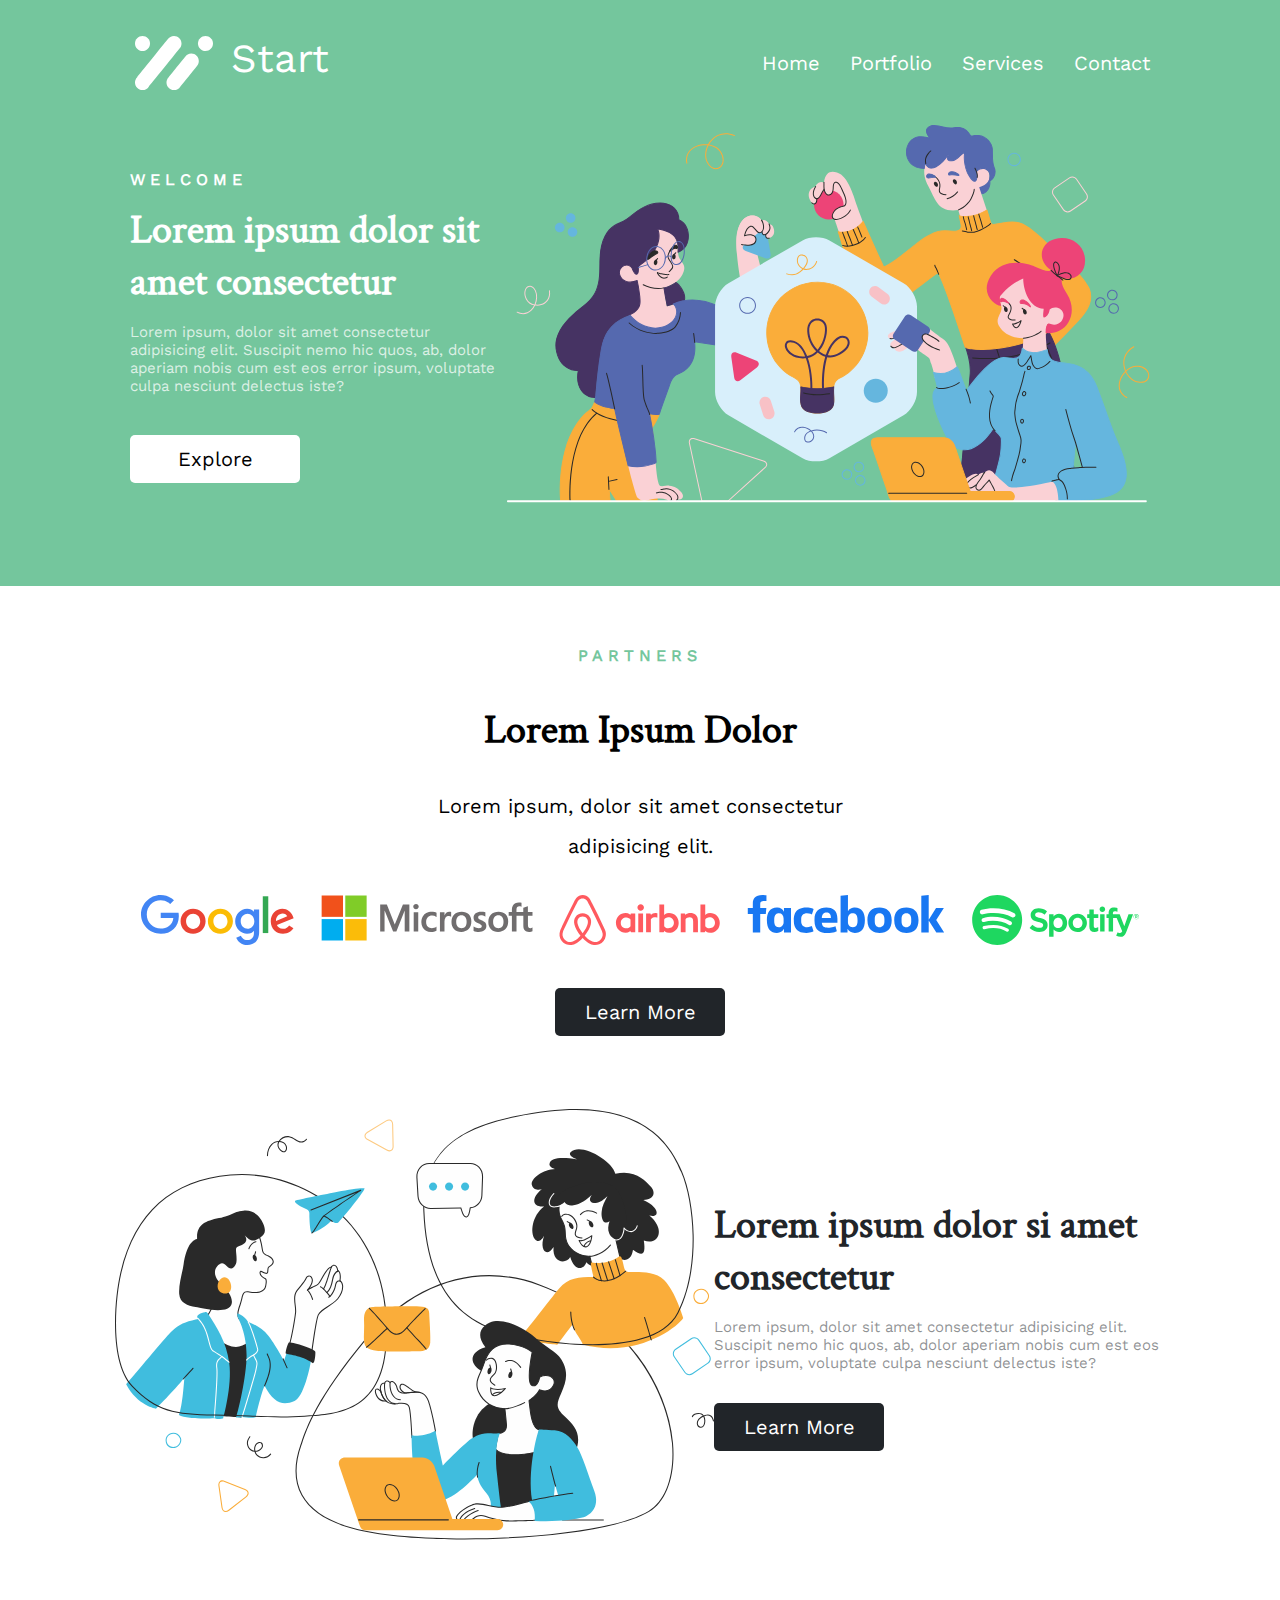
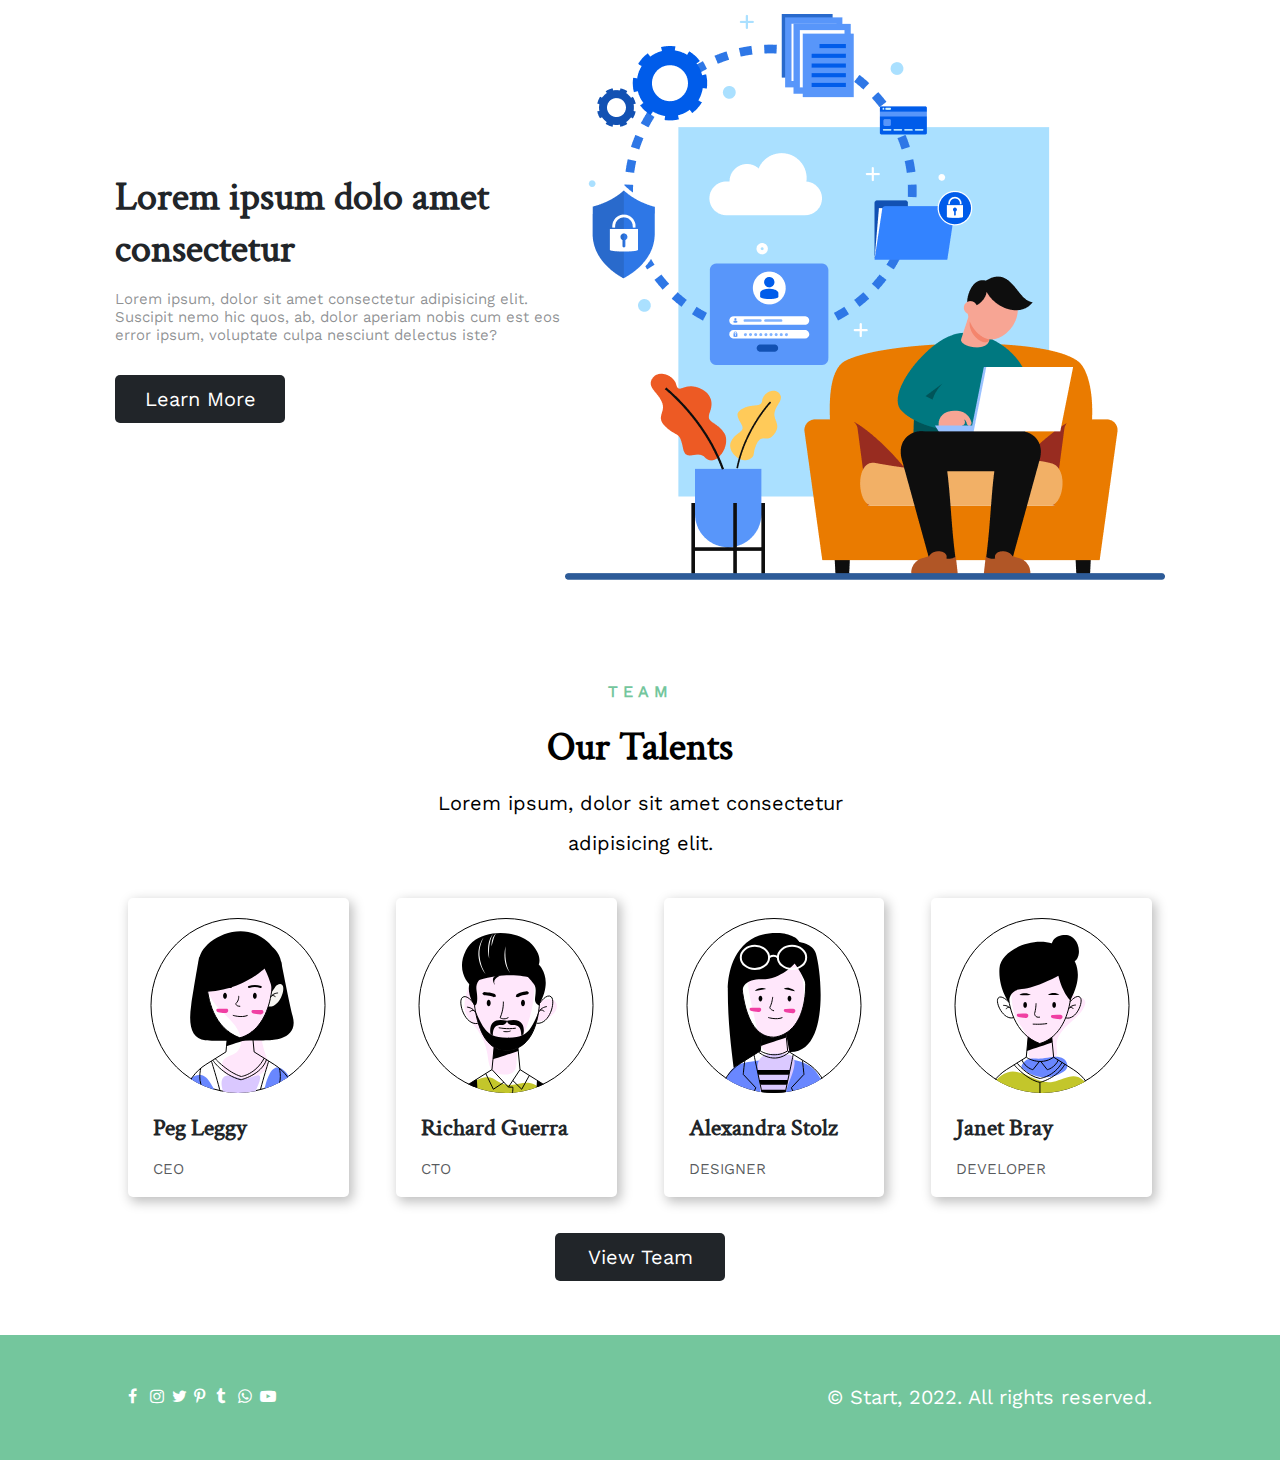
<file: index.html>
<!DOCTYPE html>
<html>
<head>
    <meta charset="UTF-8" />
    <meta name="viewport" content="width=device-width, initial-scale=1.0">
    <title>memarryen homework Full Full</title>
    <link rel="stylesheet" href="css/full_web.css">
    <link rel="stylesheet" href="css/media.css">
    <link rel="stylesheet" href="https://cdnjs.cloudflare.com/ajax/libs/font-awesome/4.7.0/css/font-awesome.min.css">
</head>
<body>
   <header>
        <nav class="nav-in-header">
            <div class="leftdiv-in-nav">
                <img src="images/logo.svg" class="logo-in-nav">
                <a href="index.html" class="web-name-a"><h3 class="webname-in-nav">start</h3></a>
            </div>
            <div class="rightdiv-in-nav">
                <ul class="ul-in-nav">
                    <li class="li-in-nav"><a href="index.html" class="a-in-headernav">home</a></li>
                    <li class="li-in-nav"><a href="portfolio.html" class="a-in-headernav">portfolio</a></li>
                    <li class="li-in-nav"><a href="plans.html" class="a-in-headernav">services</a></li>
                    <li class="li-in-nav" style="margin-right: 0;" important!><a href="contact.html" class="a-in-headernav">contact</a></li>
                </ul>
                <img src="images/lines.svg" style="display: none;" class="line-imgs">
            </div>
        </nav>
    </header>
    <section class="header-section">
        <div class="leftdiv-in-headerdiv">
            <h6 class="text1-in-headerdiv">welcome</h6>
            <h3 class="text2-in-headerdiv">Lorem ipsum dolor sit amet consectetur</h3>
            <p class="text3-in-headerdiv">Lorem ipsum, dolor sit amet consectetur adipisicing 
                elit. Suscipit nemo hic quos, ab, dolor aperiam nobis 
                cum est eos error ipsum, voluptate culpa nesciunt 
                delectus iste?</p>
            <button class="button-in-headerdiv"><a href="#" class="a-in-headerdiv">explore</a></button>
        </div>
        <img src="images/Group.svg" class="img-in-header">
    </section>
    <section class="section-1">
        <h1 class="text1-in-section1">partners</h1>
        <h3 class="text2-in-section1">Lorem Ipsum Dolor</h3>
        <p class="text3-in-section1">Lorem ipsum, dolor sit amet consectetur<br><br>
            adipisicing elit.</p>
        <div class="logos-in-section1">
            <a href="https://www.google.com" target="_blank" class="a-in-section1"><img src="images/google.svg" class="logoimg-in-section1"></a>
            <a href="https://www.microsoft.com/en-us/?ql=3" target="_blank" class="a-in-section1"><img src="images/microsoft.svg" class="logoimg-in-section1"></a>
            <a href="https://www.airbnb.com" target="_blank" class="a-in-section1"><img src="images/airbnb.svg" class="logoimg-in-section1"></a>
            <a href="https://www.facebook.com" target="_blank" class="a-in-section1"><img src="images/facebook.svg" class="logoimg-in-section1"></a>
            <a href="https://open.spotify.com" target="_blank" class="a-in-section1"><img src="images/spotify.svg" class="logoimg-in-section1"></a>
        </div>
        <button class="button-in-section1">
            <a href="#" class="a-in-button-section1">learn more</a>
        </button>
   </section>
   <section class="section-2">
        <img src="images/group2.svg" class="img-in-section2">
        <div class="rightdiv-in-section2">
            <h3 class="text1-in-section2">Lorem ipsum dolor si
                amet consectetur</h3>
            <p class="text2-in-section2">Lorem ipsum, dolor sit amet consectetur adipisicing elit.
                Suscipit nemo hic quos, ab, dolor aperiam nobis cum est eos
                error ipsum, voluptate culpa nesciunt delectus iste?</p>
            <button class="button-in-section2">
                <a href="#" class="a-in-button-section2">learn more</a>
            </button>
        </div>
   </section>
   <section class="section-3">
        <div class="leftdiv-in-section3">
            <h3 class="text1-in-section3">Lorem ipsum dolo
                amet consectetur</h3>
            <p class="text2-in-section3">Lorem ipsum, dolor sit amet consectetur adipisicing elit.
                Suscipit nemo hic quos, ab, dolor aperiam nobis cum est eos
                error ipsum, voluptate culpa nesciunt delectus iste?</p>
            <button class="button-in-section3">
                <a href="#" class="a-in-button-section3">learn more</a>
            </button>
        </div>
        <img src="images/man.png" class="img-in-section3">
    </section>
    <section class="section-4">
        <h1 class="text1-in-section4">team</h1>
        <h3 class="text2-in-section4">Our Talents</h3>
        <p class="text3-in-section4">Lorem ipsum, dolor sit amet consectetur<br><br>
            adipisicing elit.</p>
        <div class="persons-in-section4">
            <div class="person-section4">
                <img src="images/peggy.svg" class="persons-img-section4">
                <p class="persons-name-section4">peg leggy</p>
                <p class="persons-position-section4">ceo</p>
            </div>
            <div class="person-section4">
                <img src="images/richard.svg" class="persons-img-section4">
                <p class="persons-name-section4">richard guerra</p>
                <p class="persons-position-section4">cto</p>
            </div>
            <div class="person-section4">
                <img src="images/alexandra.svg" class="persons-img-section4">
                <p class="persons-name-section4">alexandra stolz</p>
                <p class="persons-position-section4">designer</p>
            </div>
            <div style="margin: 0;" class="person-section4">
                <img src="images/janet.svg" class="persons-img-section4">
                <p class="persons-name-section4">janet bray</p>
                <p class="persons-position-section4">developer</p>
            </div>
        </div>
        <button class="button-in-section4">
            <a href="#" class="a-in-button-section4">view team</a>
        </button>
    </section>
    <footer>
        <div class="div-in-footer">
            <div class="leftdiv-in-footer">
                <a href="https://www.facebook.com" target="_blank"><i class="fa fa-facebook"></i></a>
                <a href="https://www.instagram.com/" target="_blank"><i class="fa fa-instagram"></i></a>
                <a href="https://twitter.com/?lang=en" target="_blank"><i class="fa fa-twitter"></i></a>
                <a href="https://www.pinterest.com/" target="_blank"><i class="fa fa-pinterest-p"></i></a>
                <a href="https://www.tiktok.com/" target="_blank"><i class="fa fa-tumblr"></i></a>
                <a href="https://www.whatsapp.com/" target="_blank"><i class="fa fa-whatsapp"></i></a>
                <a href="https://www.youtube.com/" target="_blank"><i class="fa fa-youtube-play"></i></a>
            </div>
            <div class="rightdiv-in-footer">
                <p class="text1-in-footer">© Start, 2022. All rights reserved.</p>
            </div>
        </div>
    </footer>
</body>
</html>
</file>
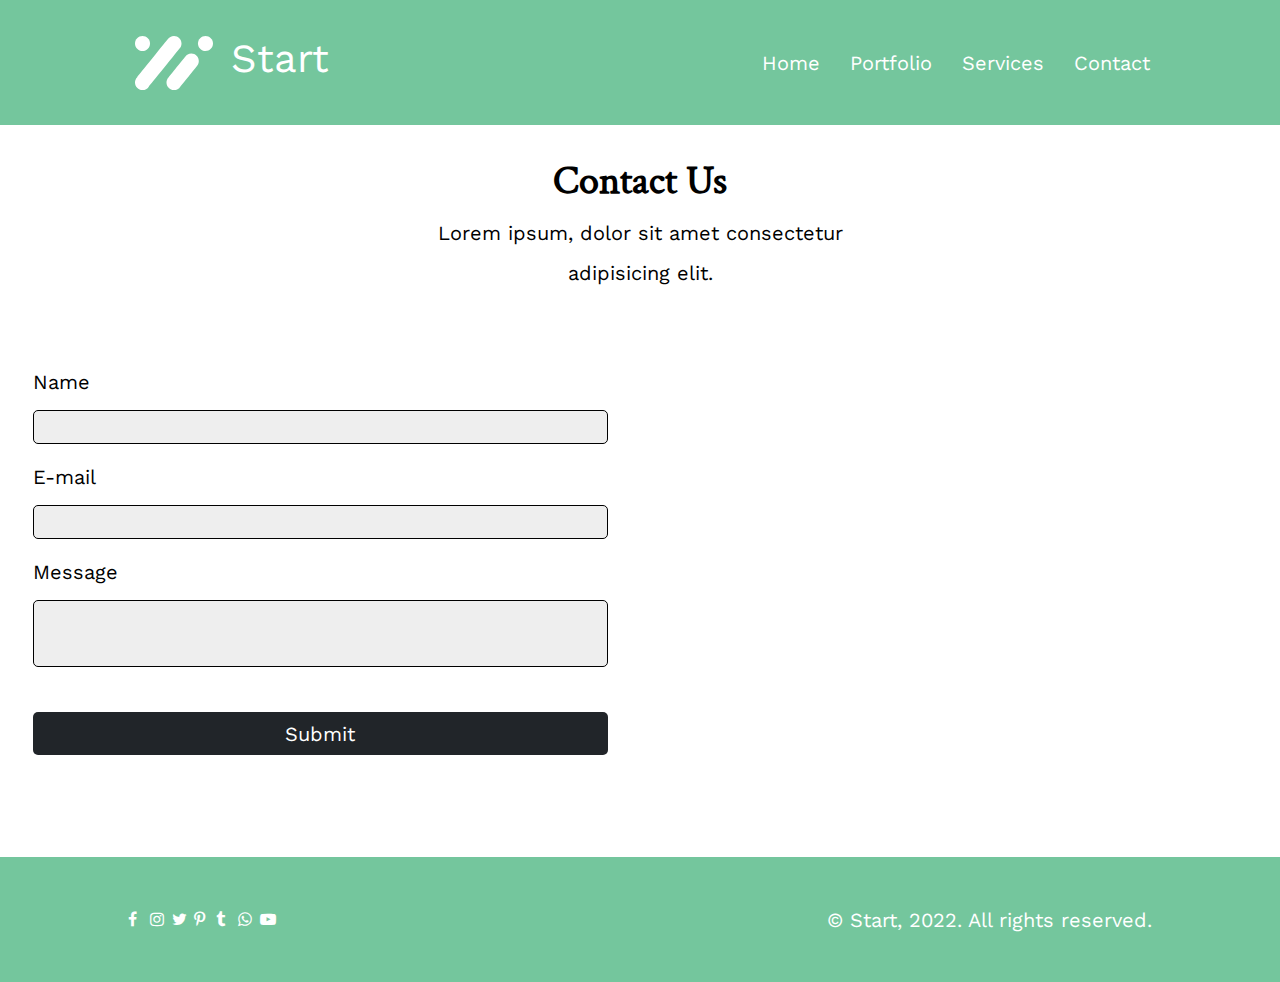
<file: contact.html>
<!DOCTYPE html>
<html>
<head>
    <meta charset="UTF-8" />
    <meta name="viewport" content="width=device-width, initial-scale=1.0">
    <title>memarryen homework Full Full</title>
    <link rel="stylesheet" href="css/contact.css">
    <link rel="stylesheet" href="css/media.css">
    <link rel="stylesheet" href="https://cdnjs.cloudflare.com/ajax/libs/font-awesome/4.7.0/css/font-awesome.min.css">
</head>
<body>
    <header>
        <nav class="nav-in-header">
            <div class="leftdiv-in-nav">
                <img src="images/logo.svg" class="logo-in-nav">
                <a href="index.html" class="web-name-a"><h3 class="webname-in-nav">start</h3></a>
            </div>
            <div class="rightdiv-in-nav">
                <ul class="ul-in-nav">
                    <li class="li-in-nav"><a href="index.html" class="a-in-headernav">home</a></li>
                    <li class="li-in-nav"><a href="portfolio.html" class="a-in-headernav">portfolio</a></li>
                    <li class="li-in-nav"><a href="plans.html" class="a-in-headernav">services</a></li>
                    <li class="li-in-nav" style="margin-right: 0;" important!><a href="contact.html" class="a-in-headernav">contact</a></li>
                </ul>
                <img src="images/lines.svg" style="display: none;" class="line-imgs">
            </div>
        </nav>
    </header>
   <section class="contact-section">
    <div class="contact-header">
        <h1 class="text1-in-contact-section1">contact us</h1>
        <p class="text2-in-contact-section1">Lorem ipsum, dolor sit amet consectetur<br><br>
            adipisicing elit.</p>
    </div>
    <div class="contact-div">
        <div class="contact-input">
            <label for="name" class="label-in-contact" style="margin-top: 0;">Name</label>
            <input type="text" name="name" class="input-in-contact">
            <label for="e-mail" class="label-in-contact">E-mail</label>
            <input type="text" name="e-mail" class="input-in-contact">
            <label for="message" class="label-in-contact">Message</label>
            <input type="text" name="message" class="input-in-contact" style="height: 75px";>
            <button class="button-in-contact"><a href="#" class="a-in-contact">submit</a></button>
        </div>
        <div class="map-div">
            <div style="width: 100%"><iframe width="575" height="384" frameborder="0" scrolling="no" marginheight="0" marginwidth="0" src="https://maps.google.com/maps?width=575&amp;height=384&amp;hl=en&amp;q=omaha+(contact)&amp;t=&amp;z=13&amp;ie=UTF8&amp;iwloc=B&amp;output=embed"><a href="https://www.maps.ie/distance-area-calculator.html">measure distance on map</a></iframe></div>
        </div>
    </div>
   </section>
    <footer>
        <div class="div-in-footer">
            <div class="leftdiv-in-footer">
                <a href="https://www.facebook.com" target="_blank"><i class="fa fa-facebook"></i></a>
                <a href="https://www.instagram.com/" target="_blank"><i class="fa fa-instagram"></i></a>
                <a href="https://twitter.com/?lang=en" target="_blank"><i class="fa fa-twitter"></i></a>
                <a href="https://www.pinterest.com/" target="_blank"><i class="fa fa-pinterest-p"></i></a>
                <a href="https://www.tiktok.com/" target="_blank"><i class="fa fa-tumblr"></i></a>
                <a href="https://www.whatsapp.com/" target="_blank"><i class="fa fa-whatsapp"></i></a>
                <a href="https://www.youtube.com/" target="_blank"><i class="fa fa-youtube-play"></i></a>
            </div>
            <div class="rightdiv-in-footer">
                <p class="text1-in-footer">© Start, 2022. All rights reserved.</p>
            </div>
        </div>
    </footer>
</body>
</html>
</file>
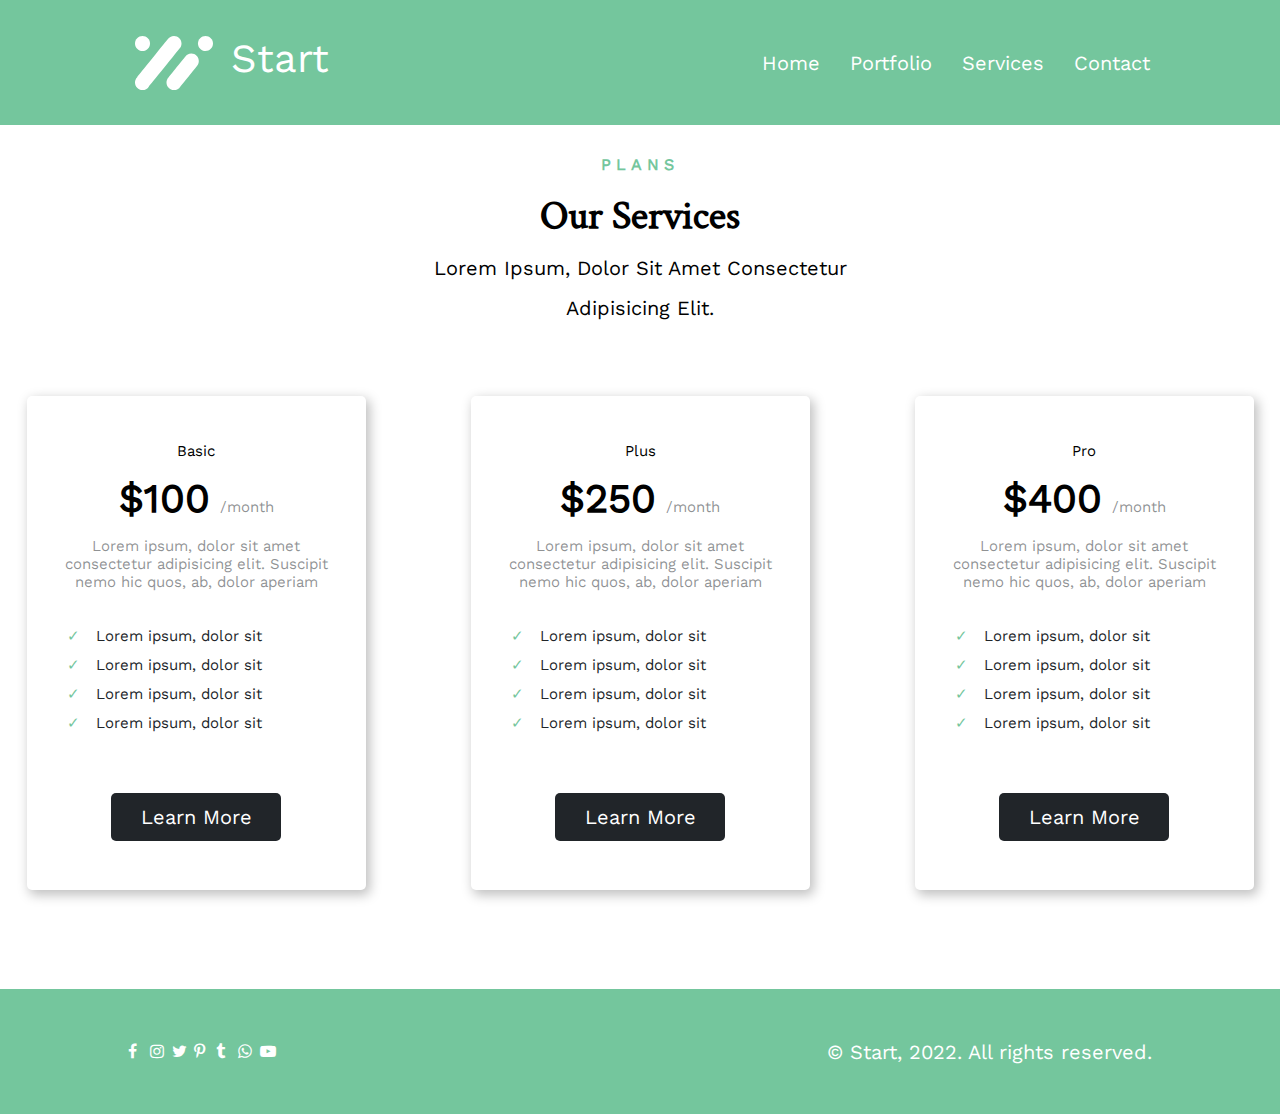
<file: plans.html>
<!DOCTYPE html>
<html>
<head>
    <meta charset="UTF-8" />
    <title>memarryen homework Full Full</title>
    <meta name="viewport" content="width=device-width, initial-scale=1.0">
    <link rel="stylesheet" href="css/plans.css">
    <link rel="stylesheet" href="css/media.css">
    <link rel="stylesheet" href="https://cdnjs.cloudflare.com/ajax/libs/font-awesome/4.7.0/css/font-awesome.min.css">
</head>
<body>
    <header>
        <nav class="nav-in-header">
            <div class="leftdiv-in-nav">
                <img src="images/logo.svg" class="logo-in-nav">
                <a href="index.html" class="web-name-a"><h3 class="webname-in-nav">start</h3></a>
            </div>
            <div class="rightdiv-in-nav">
                <ul class="ul-in-nav">
                    <li class="li-in-nav"><a href="index.html" class="a-in-headernav">home</a></li>
                    <li class="li-in-nav"><a href="portfolio.html" class="a-in-headernav">portfolio</a></li>
                    <li class="li-in-nav"><a href="plans.html" class="a-in-headernav">services</a></li>
                    <li class="li-in-nav" style="margin-right: 0;" important!><a href="contact.html" class="a-in-headernav">contact</a></li>
                </ul>
                <img src="images/lines.svg" style="display: none;" class="line-imgs">
            </div>
        </nav>
    </header>
   <section class="plans-section">
    <div class="plans-header">
        <h1 class="text1-in-plans-section1">plans</h1>
        <h3 class="text2-in-plans-section1">our services</h3>
        <p class="text3-in-plans-section1">Lorem ipsum, dolor sit amet consectetur <br><br>
            adipisicing elit.</p>
    </div>
    <div class="plans-div">
        <div class="plans-1">
            <p class="text1-in-plans">basic</p>
            <p class="text2-in-plans"><span style="font-weight: 700;
                font-size: 40px; color: #000000;"><b>$100</b></span> &nbsp;/month</p>
            <p class="text3-in-plans">Lorem ipsum, dolor sit amet<br>
                consectetur adipisicing elit. Suscipit<br>
                nemo hic quos, ab, dolor aperiam</p>
            <ul class="ul-in-plans">
                <li class="li-in-plans">Lorem ipsum, dolor sit</li>
                <li class="li-in-plans">Lorem ipsum, dolor sit</li>
                <li class="li-in-plans">Lorem ipsum, dolor sit</li>
                <li class="li-in-plans">Lorem ipsum, dolor sit</li>
            </ul>
            <button class="button-in-plans">
                <a href="#" class="a-in-button-plans">learn more</a>
            </button>
        </div>
        <div class="plans-2">
            <p class="text1-in-plans">plus</p>
            <p class="text2-in-plans"><span style="font-weight: 700;
                font-size: 40px; color: #000000;"><b>$250</b></span> &nbsp;/month</p>
            <p class="text3-in-plans">Lorem ipsum, dolor sit amet<br>
                consectetur adipisicing elit. Suscipit<br>
                nemo hic quos, ab, dolor aperiam</p>
            <ul class="ul-in-plans">
                <li class="li-in-plans">Lorem ipsum, dolor sit</li>
                <li class="li-in-plans">Lorem ipsum, dolor sit</li>
                <li class="li-in-plans">Lorem ipsum, dolor sit</li>
                <li class="li-in-plans">Lorem ipsum, dolor sit</li>
            </ul>
            <button class="button-in-plans">
                <a href="#" class="a-in-button-plans">learn more</a>
            </button>
        </div>
        <div class="plans-3">
            <p class="text1-in-plans">pro</p>
            <p class="text2-in-plans"><span style="font-weight: 700;
                font-size: 40px; color: #000000;"><b>$400</b></span> &nbsp;/month</p>
            <p class="text3-in-plans">Lorem ipsum, dolor sit amet<br>
                consectetur adipisicing elit. Suscipit<br>
                nemo hic quos, ab, dolor aperiam</p>
            <ul class="ul-in-plans">
                <li class="li-in-plans">Lorem ipsum, dolor sit</li>
                <li class="li-in-plans">Lorem ipsum, dolor sit</li>
                <li class="li-in-plans">Lorem ipsum, dolor sit</li>
                <li class="li-in-plans">Lorem ipsum, dolor sit</li>
            </ul>
            <button class="button-in-plans">
                <a href="#" class="a-in-button-plans">learn more</a>
            </button>
        </div>
    </div>
   </section>
    <footer>
        <div class="div-in-footer">
            <div class="leftdiv-in-footer">
                <a href="https://www.facebook.com" target="_blank"><i class="fa fa-facebook"></i></a>
                <a href="https://www.instagram.com/" target="_blank"><i class="fa fa-instagram"></i></a>
                <a href="https://twitter.com/?lang=en" target="_blank"><i class="fa fa-twitter"></i></a>
                <a href="https://www.pinterest.com/" target="_blank"><i class="fa fa-pinterest-p"></i></a>
                <a href="https://www.tiktok.com/" target="_blank"><i class="fa fa-tumblr"></i></a>
                <a href="https://www.whatsapp.com/" target="_blank"><i class="fa fa-whatsapp"></i></a>
                <a href="https://www.youtube.com/" target="_blank"><i class="fa fa-youtube-play"></i></a>
            </div>
            <div class="rightdiv-in-footer">
                <p class="text1-in-footer">© Start, 2022. All rights reserved.</p>
            </div>
        </div>
    </footer>
</body>
</html>
</file>
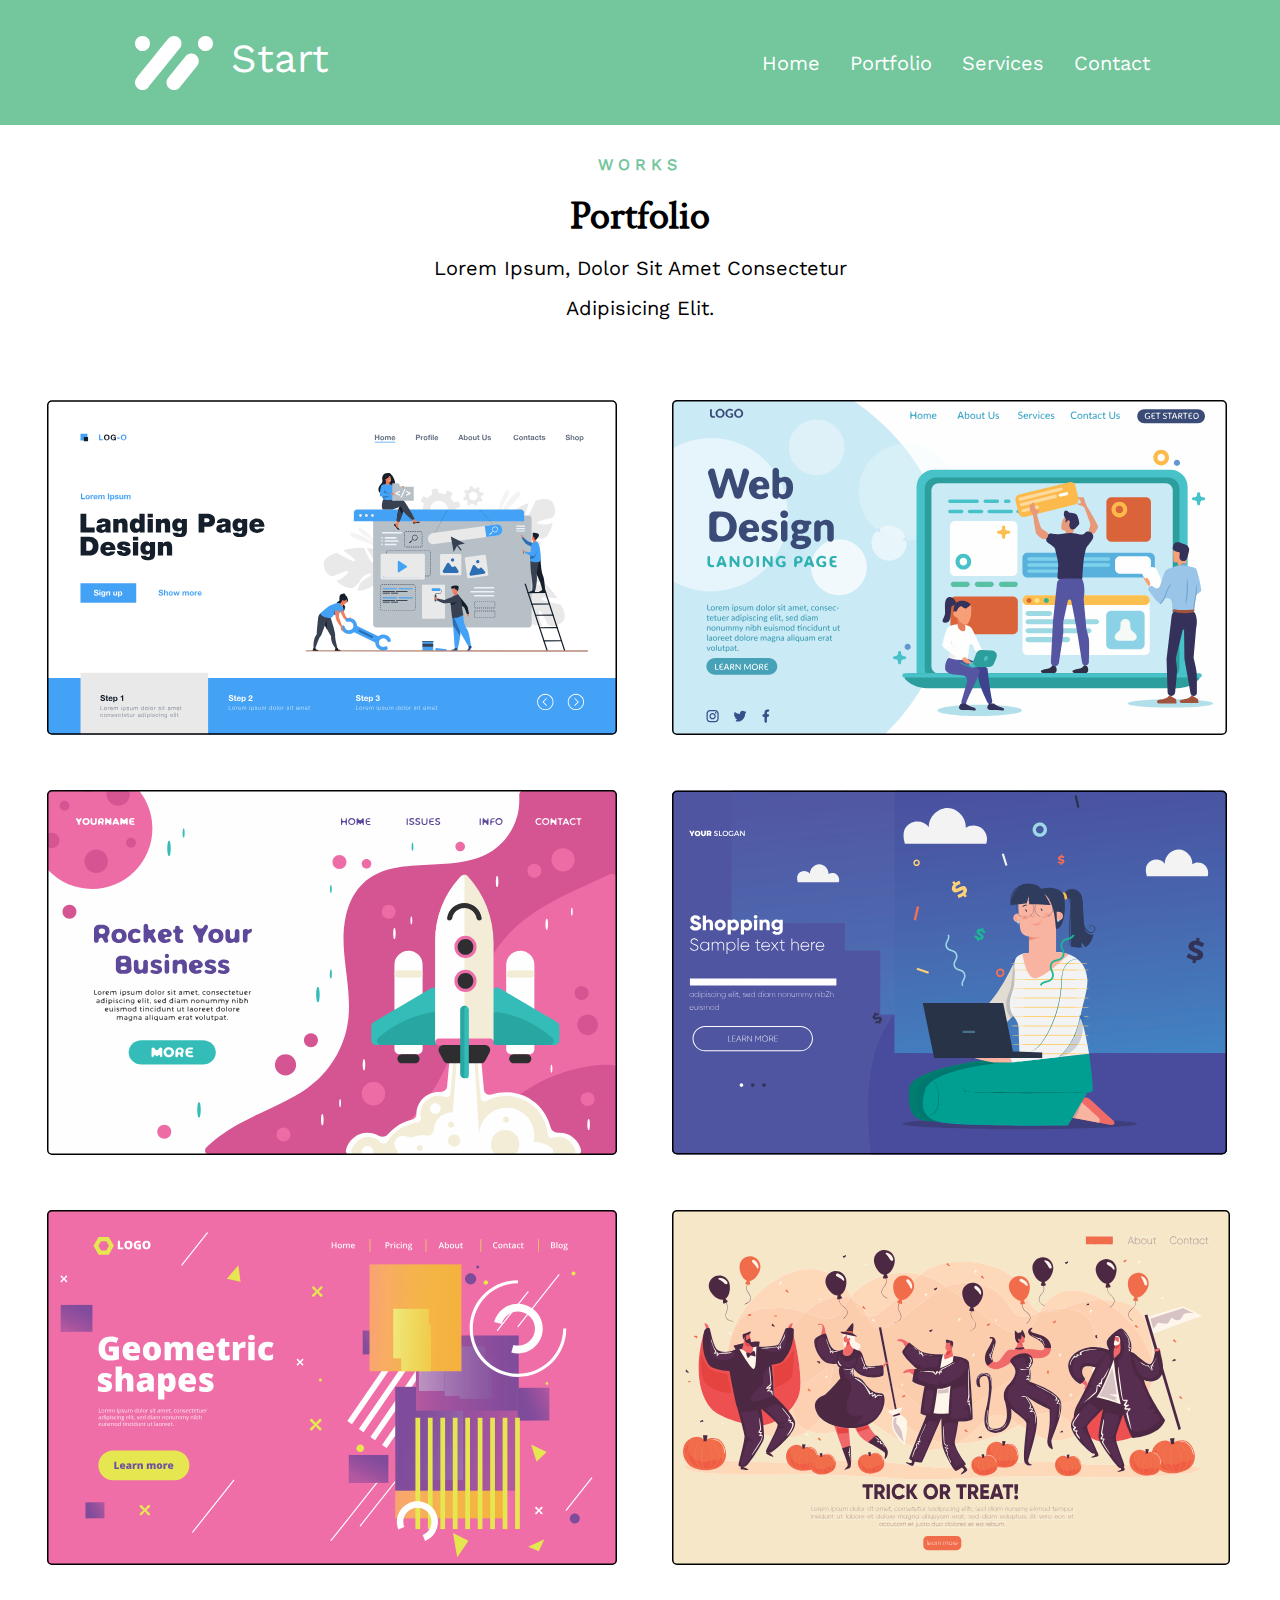
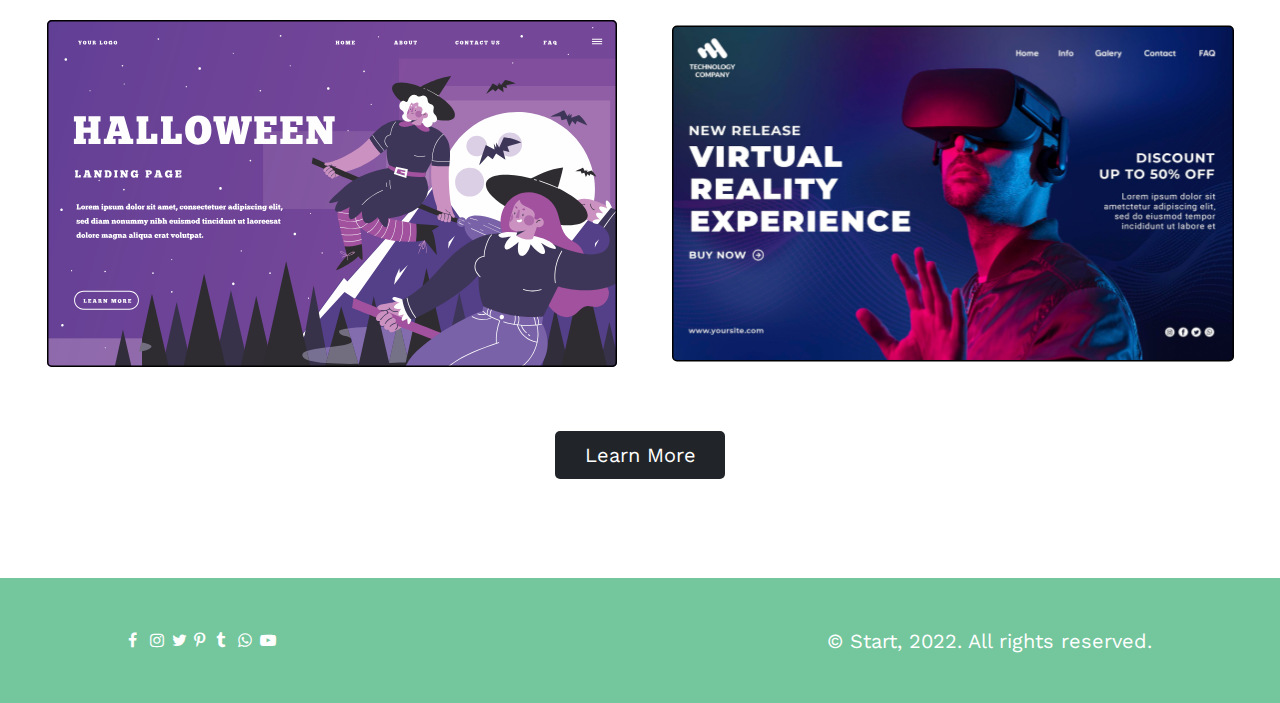
<file: portfolio.html>
<!DOCTYPE html>
<html>
<head>
    <meta charset="UTF-8" />
    <meta name="viewport" content="width=device-width, initial-scale=1.0">
    <title>memarryen homework Full Full</title>
    <link rel="stylesheet" href="css/portfolio.css">
    <link rel="stylesheet" href="css/media.css">
    <link rel="stylesheet" href="https://cdnjs.cloudflare.com/ajax/libs/font-awesome/4.7.0/css/font-awesome.min.css">
</head>
<body>
    <header>
        <nav class="nav-in-header">
            <div class="leftdiv-in-nav">
                <img src="images/logo.svg" class="logo-in-nav">
                <a href="index.html" class="web-name-a"><h3 class="webname-in-nav">start</h3></a>
            </div>
            <div class="rightdiv-in-nav">
                <ul class="ul-in-nav">
                    <li class="li-in-nav"><a href="index.html" class="a-in-headernav">home</a></li>
                    <li class="li-in-nav"><a href="portfolio.html" class="a-in-headernav">portfolio</a></li>
                    <li class="li-in-nav"><a href="plans.html" class="a-in-headernav">services</a></li>
                    <li class="li-in-nav" style="margin-right: 0;" important!><a href="contact.html" class="a-in-headernav">contact</a></li>
                </ul>
                <img src="images/lines.svg" style="display: none;" class="line-imgs">
            </div>
        </nav>
    </header>
   <section class="portfolio-section">
    <div class="portfolio-header">
        <h1 class="text1-in-portfolio-section1">works</h1>
        <h3 class="text2-in-portfolio-section1">portfolio</h3>
        <p class="text3-in-portfolio-section1">Lorem ipsum, dolor sit amet consectetur <br> <br>
            adipisicing elit.</p>
    </div>
    <div class="portfolio-img">
        <div class="portfolio-1">
            <img src="images/portfolio1.svg" class="img-portfolio">
            <img src="images/portfolio2.svg" class="img-portfolio">
        </div>
        <div class="portfolio-2">
            <img src="images/portfolio3.svg" class="img-portfolio">
            <img src="images/portfolio4.svg" class="img-portfolio">
        </div>
        <div class="portfolio-3">
            <img src="images/portfolio5.svg" class="img-portfolio">
            <img src="images/portfolio6.svg" class="img-portfolio">
        </div>
        <div class="portfolio-4">
            <img src="images/portfolio7.svg" class="img-portfolio">
            <img src="images/portfolio8.svg" class="img-portfolio">
        </div>
    </div>
    <button class="button-in-portfolio">
        <a href="#" class="a-in-button-portfolio">learn more</a>
    </button>
   </section>
    <footer>
        <div class="div-in-footer">
            <div class="leftdiv-in-footer">
                <a href="https://www.facebook.com" target="_blank"><i class="fa fa-facebook"></i></a>
                <a href="https://www.instagram.com/" target="_blank"><i class="fa fa-instagram"></i></a>
                <a href="https://twitter.com/?lang=en" target="_blank"><i class="fa fa-twitter"></i></a>
                <a href="https://www.pinterest.com/" target="_blank"><i class="fa fa-pinterest-p"></i></a>
                <a href="https://www.tiktok.com/" target="_blank"><i class="fa fa-tumblr"></i></a>
                <a href="https://www.whatsapp.com/" target="_blank"><i class="fa fa-whatsapp"></i></a>
                <a href="https://www.youtube.com/" target="_blank"><i class="fa fa-youtube-play"></i></a>
            </div>
            <div class="rightdiv-in-footer">
                <p class="text1-in-footer">© Start, 2022. All rights reserved.</p>
            </div>
        </div>
    </footer>
</body>
</html>
</file>
<file: css/full_web.css>
* {
    box-sizing: border-box;
}
@font-face {
    font-family: 'Work Sans';
    src: url(../fonts/WorkSans.ttf);
}
@font-face {
    font-family: 'Crimson Text';
    src: url(../fonts/CrimsonText.ttf);
}

body {
    margin: 0;
    padding: 0;
}

header {
    width: 100%;
    height: 125px;
    margin: 0;
    background-color: #74C69D;
}

.nav-in-header {
    display: flex;
    justify-content: space-between;
    margin-right: 100px;
    margin-left: 135px;
    padding-top: 35px;
}

.leftdiv-in-nav {
    display: flex;
}

.logo-in-nav {
    margin-right: 18px;
}

.web-name-a {
    text-decoration: none;
}

.webname-in-nav {
    font-family: 'Work Sans';
    text-transform: capitalize;
    font-weight: 500;
    font-size: 40px;
    color: #FFFFFF;
    margin: 0;
}

.rightdiv-in-nav {
    display: flex;
}

.ul-in-nav {
    list-style: none;
    display: flex;
}

.a-in-headernav {
    text-decoration: none;
    font-family: 'Work Sans';
    text-transform: capitalize;
    font-weight: 400;
    font-size: 20px;
    color: #FFFFFF;
    margin-right: 30px;
}

.header-section {
    height: 461px;
    padding: 0 129.72px 0 130px;
    display: flex;
    justify-content: space-between;
    background-color: #74C69D;
}

.leftdiv-in-headerdiv {
    margin-top: 44.57px;
    flex: wrap;
    width: 416px;
}

.text1-in-headerdiv {
    font-family: 'Work Sans';
    font-weight: 700;
    font-size: 16px;
    letter-spacing: 5px;
    text-transform: uppercase;
    color: #FFFFFF;
    margin: 0 0 15px 0;
}

.text2-in-headerdiv {
    font-family: 'Crimson Text';
    font-weight: 700;
    font-size: 40px;
    color: #FFFFFF;
    margin: 0;
}

.text3-in-headerdiv {
    font-family: 'Work Sans';
    font-weight: 400;
    font-size: 15px;
    color: rgba(255, 255, 255, 0.75);
    margin-top: 15px;
}

.button-in-headerdiv {
    width: 170px;
    height: 48px;
    background-color: #FFFFFF;
    border-radius: 5px;
    border: none;
    margin-top: 25px;
}

.a-in-headerdiv {
    text-decoration: none;
    text-transform: capitalize;
    font-family: 'Work Sans';
    text-decoration: none;
    font-weight: 400;
    font-size: 20px;
    color: #000000;
}

.img-in-header {
    margin-bottom: 82.87px;
}

.section-1 {
    margin-top: 60px;
    height: 390px;
    width: 100%;
    display: flex;
    flex-direction: column;
    justify-content: space-between;
    align-items: center;
}

.text1-in-section1, .text1-in-section4 {
    font-family: 'Work Sans';
    text-align: center;
    font-weight: 700;
    font-size: 16px;
    letter-spacing: 5px;
    text-transform: uppercase;
    color: #74C69D;
    margin: 0;
}

.text2-in-section1, .text2-in-section4 {
    font-family: 'Crimson Text';
    text-align: center;
    font-weight: 700;
    font-size: 40px;
    color: #000000;
    margin: 0;
}

.text3-in-section1, .text3-in-section4 {
    font-family: 'Work Sans';
    line-height: 20px;
    font-weight: 400;
    font-size: 20px;
    color: #000000;
    text-align: center;
    margin: 0;
}

.logos-in-section1 {
    width: 80%;
    display: flex;
    justify-content: space-around;
}

.button-in-section1, 
.button-in-section2, 
.button-in-section3,
.button-in-section4 {
    width: 170px;
    height: 48px;
    background-color: #212529;
    border-radius: 5px;
    border: none;
}

.a-in-button-section1, 
.a-in-button-section2, 
.a-in-button-section3, 
.a-in-button-section4 {
    text-decoration: none;
    text-transform: capitalize;
    font-family: 'Work Sans';
    text-decoration: none;
    font-weight: 400;
    font-size: 20px;
    color: #FFFFFF;
}

.section-2 {
    height: 431.43px;
    margin: 73px 9% 0 9%;
    display: flex;
    justify-content: space-around;
}

.rightdiv-in-section2, .leftdiv-in-section3 {
    display: flex;
    flex-direction: column;
    justify-content: center;
    width: 470px;
}

.text1-in-section2, .text1-in-section3 {
    font-family: 'Crimson Text';
    font-weight: 700;
    font-size: 40px;
    margin: 0;
    color: #212529
}

.text2-in-section2, .text2-in-section3 {
    font-family: 'Work Sans';
    font-weight: 400;
    font-size: 15px;
    color: rgba(33, 37, 41, 0.5)
}

.button-in-section2, 
.button-in-section3, 
.button-in-section4 {
    margin-top: 16px;
}

.section-3 {
    height: 565.73px;
    margin: 73.57px 9% 0 9%;
    display: flex;
    justify-content: space-around;
}

.section-4 {
    margin-top: 102.27px;
    height: 599px;
    width: 100%;
    display: flex;
    flex-direction: column;
    justify-content: space-between;
    align-items: center;
}

.persons-in-section4 {
    width: 80%;
    display: flex;
    justify-content: space-around;
    margin-top: 25px;
}

.person-section4 {
    Width: 279px;
    Height: 299px;
    box-shadow: 3px 4px 12px 1px rgba(0, 0, 0, 0.25);
    border-radius: 5px;
    margin-right: 47px;
    display: flex;
    flex-direction: column;
    align-items: center;
}

.persons-name-section4 {
    font-family: 'Crimson Text';
    text-transform: capitalize;
    font-weight: 700;
    font-size: 24px;
    color: #212529;
    align-self: flex-start;
    margin: 19px 0 17px 25px;
}

.persons-position-section4 {
    font-family: 'Work Sans';
    text-transform: uppercase;
    font-weight: 400;
    font-size: 15px;
    color: rgba(33, 37, 41, 0.75);
    align-self: flex-start;
    margin: 0 0 19px 25px;
}

.persons-img-section4 {
    margin-top: 20px;
}

footer {
    height: 125px;
    background-color: #74C69D;
    margin-top: 54px;
    display: flex;
    justify-content: center;
}

.div-in-footer {
    display: flex;
    width: 80%;
    align-items: center;
    justify-content: space-between;
}

.leftdiv-in-footer i {
    color: #FFFFFF;
    width: 18px;
    height: 18px;
}

.text1-in-footer {
    font-family: 'Work Sans';
    font-weight: 400;
    font-size: 20px;
    color: #FFFFFF;
}
</file>
<file: css/media.css>
* {
    box-sizing: border-box;
}
@font-face {
    font-family: 'Work Sans';
    src: url(../fonts/WorkSans.ttf);
}
@font-face {
    font-family: 'Crimson Text';
    src: url(../fonts/CrimsonText.ttf);
}

body {
    margin: 0;
    padding: 0;
}

@media screen and (max-width: 768px) {
    .nav-in-header {
        margin-right: 5%;
        margin-left: 5%;
        padding-top: 18.5px;
        height: 87px;
    }
    
    .logo-in-nav {
        height: 31.06px;
        width: 26.83px;
    }
    
    .webname-in-nav {
        font-size: 30px;
    }

    .ul-in-nav {
        display: none;
    }
    
    .line-imgs {
        display: block !important;
        Width: 24.06px;
        Height: 19.69px;
        margin-top: 9.16px;
    }
    
    .header-section {
        display: flex;
        flex-direction: column-reverse;
        align-items: center;
        height: 642px;
    }
    
    .text2-in-headerdiv {
        font-size: 28px;
    }
    
    .text3-in-headerdiv {
        margin: 15px 0 25px 0;
    }
    
    .button-in-headerdiv {
        margin-bottom: 40.39px;
    }
    
    .img-in-header {
        width: 335px;
        height: 196.61px;
        margin-top: 32px;
        margin-bottom: 30px;
    }

    .section-1 {
        height: 766.45px;
        margin-top: 22px;
    }
    
    .text2-in-section1, .text2-in-section4 {
        font-size: 24px;
        margin: 16px 0;
    }
    
    .text3-in-section1, .text3-in-section4 {
        margin-bottom: 55px;
    }
    
    .logos-in-section1 {
        flex-direction: column;
        row-gap: 50px;
        align-items: center;
    }

    .button-in-section1, 
    .button-in-section2, 
    .button-in-section3,
    .button-in-section4 {
        margin-top: 55px;
    }

    .section-2 {
        height: 513.88px;
        margin: 59.55px 2% 0 2%;
        flex-direction: column;
        align-items: center;
        justify-content: space-between;
    }
    
    .img-in-section2 {
        width: 335px;
        height: 240.88px;
        margin-bottom: 30px;
    }

    .rightdiv-in-section2, .leftdiv-in-section3 {
        width: 334px;
    }
    
    .text1-in-section2, .text1-in-section3 {
        font-family: 'Crimson Text';
        font-weight: 700;
        font-size: 24px;
        margin: 0;
        color: #212529
    }
    
    .button-in-section2, 
    .button-in-section3, 
    .button-in-section4 {
        margin-top: 16px;
    }

    .section-3 {
        height: 580.87px;
        margin: 60.12px 2% 0 2%;
        flex-direction: column-reverse;
        align-items: center;
        justify-content: space-between;
    }

    .img-in-section3 {
        width: 335px;
        height: 315.87px;
        margin-bottom: 30px;
    }


    .section-4 {
        height: 1601px;
        margin: 40.13px 2% 0 2%;
    }
    
    .persons-in-section4 {
        flex-direction: column;
        align-items: center;
        row-gap: 35px;

    }
    
    .person-section4 {
        margin: 0 !important;
    }

    .portfolio-section {
        margin-top: 34px;
    }
    
    .text2-in-portfolio-section1 {
        font-size: 24px;
    }
    
    .portfolio-img {
        margin-top: 45px;
        row-gap: 0;
        display: flex;
        flex-direction: column;
        align-items: center;
        justify-content: space-between;
    }
    
    .img-portfolio {
        width: 335px;
        height: 196.62px;
        margin-bottom: 55px;
    }
    
    .portfolio-1, .portfolio-2,
    .portfolio-3, .portfolio-4 {
        display: flex;
        flex-wrap: wrap;
        width: 335px;
    }
    
    .button-in-portfolio {
        margin-top: 27.95px;
    }
    
    .plans-section {
        margin-top: 21px;
    }

    .text2-in-plans-section1 {
        font-size: 24px;
    }

    .plans-div {
        margin-top: 46px;
        display: flex;
        flex-wrap: wrap;
        width: 339px;
        row-gap: 50px;
    }

    .plans-1, .plans-2,
    .plans-3 {
        width: 339px;
    }

    .contact-section {
        margin-top: 36px;
        margin-bottom: 45px;
    }

    .contact-header {
        width: 240px;
    }
    
    .text1-in-contact-section1 {
        font-size: 24px;
    }
    
    .contact-div {
        margin-top: 45px;
        width: 335px;
        flex-direction: column-reverse;
        align-items: center;
        row-gap: 21px;
    }

    iframe, .contact-input {
        width: 335px;
    }

    .input-in-contact {
        width: 335px
    }
    
    .button-in-contact {
        margin-top: 30px;
        width: 335px;
    }
    
    footer {
        margin-top: 39px;
    }
    
    .div-in-footer {
        display: flex;
        width: 80%;
        flex-direction: column;
        justify-content: space-around;
    }
    
    .leftdiv-in-footer i {
        margin: 0;
    }
    
    .text1-in-footer {
        margin: 0;
    }

}
</file>
<file: css/contact.css>
* {
    box-sizing: border-box;
}
@font-face {
    font-family: 'Work Sans';
    src: url(../fonts/WorkSans.ttf);
}
@font-face {
    font-family: 'Crimson Text';
    src: url(../fonts/CrimsonText.ttf);
}

body {
    margin: 0;
    padding: 0;
}

header {
    width: 100%;
    height: 125px;
    margin: 0;
    background-color: #74C69D;
}

.nav-in-header {
    display: flex;
    justify-content: space-between;
    margin-right: 100px;
    margin-left: 135px;
    padding-top: 35px;
}

.leftdiv-in-nav {
    display: flex;
}

.logo-in-nav {
    margin-right: 18px;
}

.web-name-a {
    text-decoration: none;
}

.webname-in-nav {
    font-family: 'Work Sans';
    text-transform: capitalize;
    font-weight: 500;
    font-size: 40px;
    color: #FFFFFF;
    margin: 0;
}

.ul-in-nav {
    list-style: none;
    display: flex;
}

.a-in-headernav {
    text-decoration: none;
    font-family: 'Work Sans';
    text-transform: capitalize;
    font-weight: 400;
    font-size: 20px;
    color: #FFFFFF;
    margin-right: 30px;
}

.contact-section {
    margin-top: 30px;
    display: flex;
    flex-direction: column;
    align-items: center;
}

.contact-header {
    text-align: center;
}

.contact-input {
    display: flex;
    flex-direction: column;
    height: 385px;
}

.text1-in-contact-section1 {
    font-family: 'Crimson Text';
    font-weight: 700;
    font-size: 40px;
    text-transform: capitalize;
    color: #000000;
    margin: 0;
}

.text2-in-contact-section1 {
    font-family: 'Work Sans';
    line-height: 20px;
    font-weight: 400;
    font-size: 20px;
    color: #000000;
    margin-top: 16px;
}

.contact-div {
    margin-top: 67px;
    width: 100%;
    display: flex;
    justify-content: space-around;
}

.label-in-contact {
    font-family: 'Work Sans';
    font-weight: 400;
    font-size: 20px;
    color: #000000;
    margin-bottom: 16px;
    margin-top: 21px;
}

.input-in-contact {
    width: 575px;
    height: 38px;
    background: #EEEEEE;
    border: 1px solid #000000;
    border-radius: 5px;
}

.button-in-contact {
    width: 575px;
    height: 48px;
    background-color: #212529;
    border-radius: 5px;
    border: none;
    margin-top: 45px;
}

.a-in-contact {
    text-decoration: none;
    text-transform: capitalize;
    font-family: 'Work Sans';
    text-decoration: none;
    font-weight: 400;
    font-size: 20px;
    color: #FFFFFF;
}

footer {
    height: 125px;
    background-color: #74C69D;
    margin-top: 99px;
    display: flex;
    justify-content: center;
}

.div-in-footer {
    display: flex;
    width: 80%;
    align-items: center;
    justify-content: space-between;
}

.leftdiv-in-footer i {
    color: #FFFFFF;
    width: 18px;
    height: 18px;
}

.text1-in-footer {
    font-family: 'Work Sans';
    font-weight: 400;
    font-size: 20px;
    color: #FFFFFF;
}
</file>
<file: css/plans.css>
* {
    box-sizing: border-box;
}
@font-face {
    font-family: 'Work Sans';
    src: url(../fonts/WorkSans.ttf);
}
@font-face {
    font-family: 'Crimson Text';
    src: url(../fonts/CrimsonText.ttf);
}

body {
    margin: 0;
    padding: 0;
}

header {
    width: 100%;
    height: 125px;
    margin: 0;
    background-color: #74C69D;
}

.nav-in-header {
    display: flex;
    justify-content: space-between;
    margin-right: 100px;
    margin-left: 135px;
    padding-top: 35px;
}

.leftdiv-in-nav {
    display: flex;
}

.logo-in-nav {
    margin-right: 18px;
}

.web-name-a {
    text-decoration: none;
}

.webname-in-nav {
    font-family: 'Work Sans';
    text-transform: capitalize;
    font-weight: 500;
    font-size: 40px;
    color: #FFFFFF;
    margin: 0;
}

.ul-in-nav {
    list-style: none;
    display: flex;
}

.a-in-headernav {
    text-decoration: none;
    font-family: 'Work Sans';
    text-transform: capitalize;
    font-weight: 400;
    font-size: 20px;
    color: #FFFFFF;
    margin-right: 30px;
}

.plans-section {
    margin-top: 30px;
    display: flex;
    flex-direction: column;
    align-items: center;
}

.plans-header {
    display: flex;
    flex-direction: column;
    align-items: center;
}

.text1-in-plans-section1 {
    font-family: 'Work Sans';
    font-weight: 700;
    font-size: 16px;
    letter-spacing: 5px;
    text-transform: uppercase;
    color: #74C69D;
    margin: 0;
}

.text2-in-plans-section1 {
    font-family: 'Crimson Text';
    text-transform: capitalize;
    font-weight: 700;
    font-size: 40px;
    color: #000000;
    margin: 16px 0 16px 0;
}

.text3-in-plans-section1 {
    font-family: 'Work Sans';
    text-transform: capitalize;
    line-height: 20px;
    font-weight: 400;
    font-size: 20px;
    color: #000000;
    text-align: center;
    margin: 0;
}

.plans-div {
    margin-top: 78px;
    display: flex;
    column-gap: 105px;
}

.plans-1, .plans-2,
.plans-3 {
    display: flex;
    flex-direction: column;
    align-items: center;
    width: 339px;
    height: 494px;
    background: #FFFFFF;
    box-shadow: 3px 4px 12px 1px rgba(0, 0, 0, 0.25);
    border-radius: 5px;
    padding-top: 46px;
}

.text1-in-plans {
    font-family: 'Work Sans';
    text-transform: capitalize;
    font-weight: 400;
    font-size: 15px;
    color: #000000;
    margin: 0;
}

.text2-in-plans {
    font-family: 'Work Sans';
    font-weight: 400;
    font-size: 15px;
    color: rgba(33, 37, 41, 0.5);
}

.text3-in-plans {
    font-family: 'Work Sans';
    font-weight: 400;
    font-size: 15px;
    color: rgba(33, 37, 41, 0.5);
    text-align: center;
    margin: 0;
}

.ul-in-plans {
    align-self: self-start;
    list-style: none;
    padding-top: 20px;
    display: flex;
    flex-direction: column;
    row-gap: 11px;
}

.ul-in-plans .li-in-plans::before {
    color: #74C69D;
    content: "\2713\0020";
    padding-right: 11px;
}

.li-in-plans {
    font-family: 'Work Sans';
    font-weight: 400;
    font-size: 15px;
    color: #212529;
}

.button-in-plans {
    width: 170px;
    height: 48px;
    background-color: #212529;
    border-radius: 5px;
    border: none;
    margin-top: 45px;
}

.a-in-button-plans {
    text-decoration: none;
    text-transform: capitalize;
    font-family: 'Work Sans';
    text-decoration: none;
    font-weight: 400;
    font-size: 20px;
    color: #FFFFFF;
}

footer {
    height: 125px;
    background-color: #74C69D;
    margin-top: 99px;
    display: flex;
    justify-content: center;
}

.div-in-footer {
    display: flex;
    width: 80%;
    align-items: center;
    justify-content: space-between;
}

.leftdiv-in-footer i {
    color: #FFFFFF;
    width: 18px;
    height: 18px;
}

.text1-in-footer {
    font-family: 'Work Sans';
    font-weight: 400;
    font-size: 20px;
    color: #FFFFFF;
}
</file>
<file: css/portfolio.css>
* {
    box-sizing: border-box;
}
@font-face {
    font-family: 'Work Sans';
    src: url(../fonts/WorkSans.ttf);
}
@font-face {
    font-family: 'Crimson Text';
    src: url(../fonts/CrimsonText.ttf);
}

body {
    margin: 0;
    padding: 0;
}

header {
    width: 100%;
    height: 125px;
    margin: 0;
    background-color: #74C69D;
}

.nav-in-header {
    display: flex;
    justify-content: space-between;
    margin-right: 100px;
    margin-left: 135px;
    padding-top: 35px;
}

.leftdiv-in-nav {
    display: flex;
}

.logo-in-nav {
    margin-right: 18px;
}

.web-name-a {
    text-decoration: none;
}

.webname-in-nav {
    font-family: 'Work Sans';
    text-transform: capitalize;
    font-weight: 500;
    font-size: 40px;
    color: #FFFFFF;
    margin: 0;
}

.ul-in-nav {
    list-style: none;
    display: flex;
}

.a-in-headernav {
    text-decoration: none;
    font-family: 'Work Sans';
    text-transform: capitalize;
    font-weight: 400;
    font-size: 20px;
    color: #FFFFFF;
    margin-right: 30px;
}

.portfolio-section {
    margin-top: 30px;
    display: flex;
    flex-direction: column;
    justify-content: space-between;
    align-items: center;
}

.portfolio-header {
    display: flex;
    flex-direction: column;
    justify-content: space-between;
    align-items: center;
}

.text1-in-portfolio-section1 {
    font-family: 'Work Sans';
    font-weight: 700;
    font-size: 16px;
    letter-spacing: 5px;
    text-transform: uppercase;
    color: #74C69D;
    margin: 0;
}

.text2-in-portfolio-section1 {
    font-family: 'Crimson Text';
    text-transform: capitalize;
    font-weight: 700;
    font-size: 40px;
    color: #000000;
    margin: 16px 0 16px 0;
}

.text3-in-portfolio-section1 {
    font-family: 'Work Sans';
    text-transform: capitalize;
    line-height: 20px;
    font-weight: 400;
    font-size: 20px;
    color: #000000;
    text-align: center;
    margin: 0;
}

.portfolio-img {
    margin-top: 82px;
    display: flex;
    flex-direction: column;
    row-gap: 55px;
}

.portfolio-1, .portfolio-2,
.portfolio-3, .portfolio-4 {
    display: flex;
    column-gap: 55px;
    width: 80%;
}

.button-in-portfolio {
    width: 170px;
    height: 48px;
    background-color: #212529;
    border-radius: 5px;
    border: none;
    margin-top: 64px;
}

.a-in-button-portfolio {
    text-decoration: none;
    text-transform: capitalize;
    font-family: 'Work Sans';
    text-decoration: none;
    font-weight: 400;
    font-size: 20px;
    color: #FFFFFF;
}

footer {
    height: 125px;
    background-color: #74C69D;
    margin-top: 99px;
    display: flex;
    justify-content: center;
}

.div-in-footer {
    display: flex;
    width: 80%;
    align-items: center;
    justify-content: space-between;
}

.leftdiv-in-footer i {
    color: #FFFFFF;
    width: 18px;
    height: 18px;
}

.text1-in-footer {
    font-family: 'Work Sans';
    font-weight: 400;
    font-size: 20px;
    color: #FFFFFF;
}
</file>
